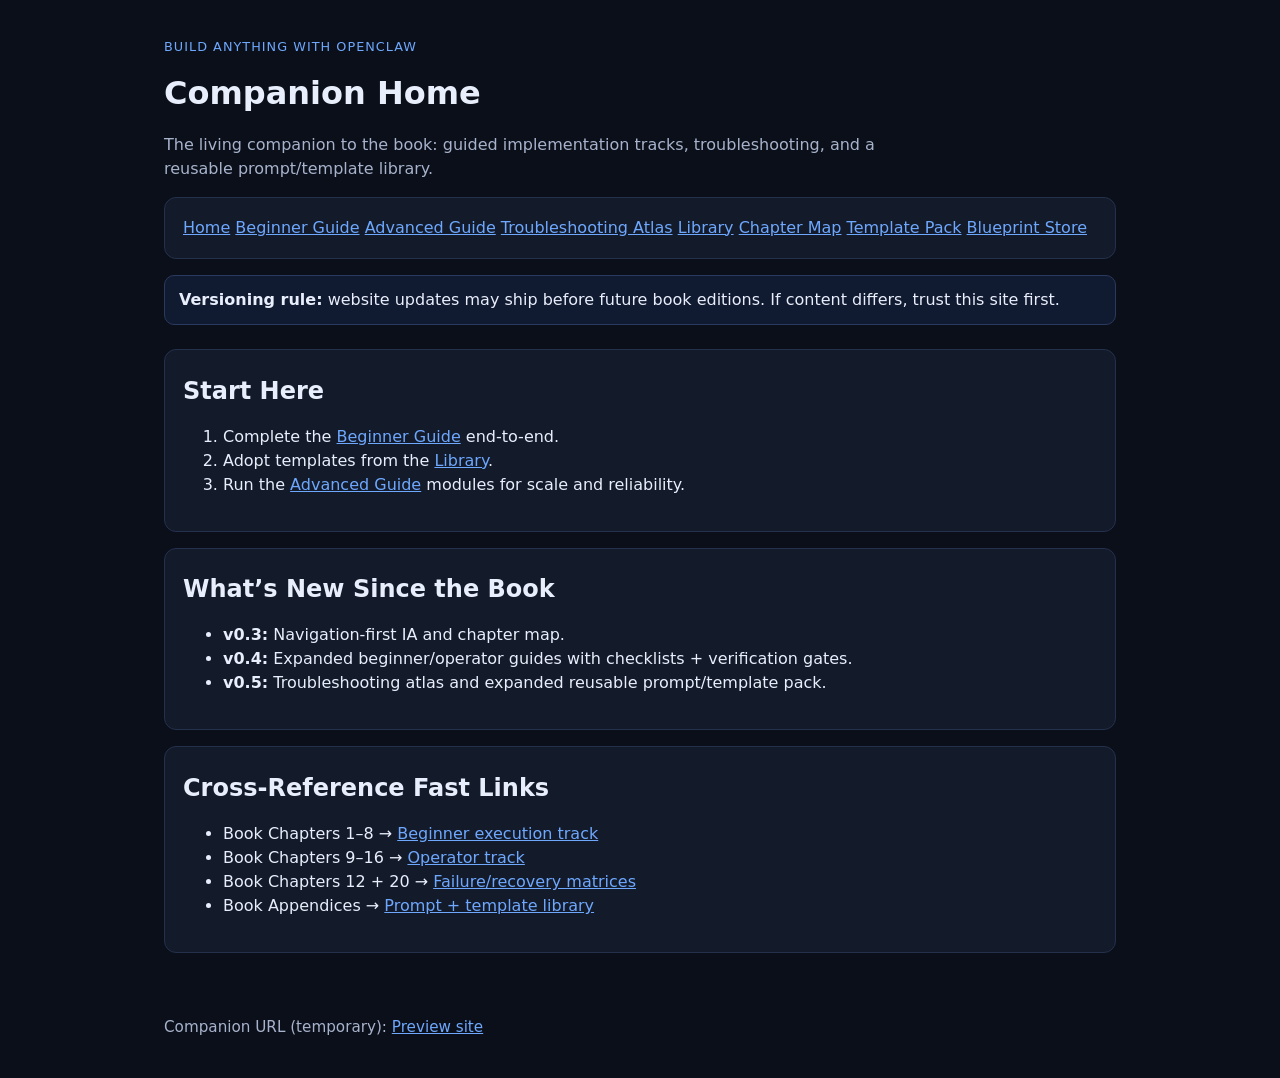
<file: index.html>
<!doctype html>
<html lang="en">
<head>
  <meta charset="UTF-8" />
  <meta name="viewport" content="width=device-width, initial-scale=1.0" />
  <title>OpenClaw Companion — Home</title>
  <link rel="stylesheet" href="styles.css" />
</head>
<body>
  <header class="wrap">
    <p class="eyebrow">Build Anything with OpenClaw</p>
    <h1>Companion Home</h1>
    <p class="lead">The living companion to the book: guided implementation tracks, troubleshooting, and a reusable prompt/template library.</p>

    <nav class="card topnav" aria-label="Main navigation">
      <a href="index.html">Home</a>
      <a href="guides/beginner-guide.html">Beginner Guide</a>
      <a href="guides/advanced-guide.html">Advanced Guide</a>
      <a href="guides/troubleshooting-atlas.html">Troubleshooting Atlas</a>
      <a href="library.html">Library</a>
      <a href="chapters.html">Chapter Map</a>
      <a href="templates-pack.md">Template Pack</a>
      <a href="store.html">Blueprint Store</a>
    </nav>

    <div class="notice">
      <strong>Versioning rule:</strong> website updates may ship before future book editions. If content differs, trust this site first.
    </div>
  </header>

  <main class="wrap grid">
    <section class="card">
      <h2>Start Here</h2>
      <ol>
        <li>Complete the <a href="guides/beginner-guide.html">Beginner Guide</a> end-to-end.</li>
        <li>Adopt templates from the <a href="library.html">Library</a>.</li>
        <li>Run the <a href="guides/advanced-guide.html">Advanced Guide</a> modules for scale and reliability.</li>
      </ol>
    </section>

    <section class="card">
      <h2>What’s New Since the Book</h2>
      <ul>
        <li><strong>v0.3:</strong> Navigation-first IA and chapter map.</li>
        <li><strong>v0.4:</strong> Expanded beginner/operator guides with checklists + verification gates.</li>
        <li><strong>v0.5:</strong> Troubleshooting atlas and expanded reusable prompt/template pack.</li>
      </ul>
    </section>

    <section class="card">
      <h2>Cross-Reference Fast Links</h2>
      <ul>
        <li>Book Chapters 1–8 → <a href="guides/beginner-guide.html">Beginner execution track</a></li>
        <li>Book Chapters 9–16 → <a href="guides/advanced-guide.html">Operator track</a></li>
        <li>Book Chapters 12 + 20 → <a href="guides/troubleshooting-atlas.html">Failure/recovery matrices</a></li>
        <li>Book Appendices → <a href="library.html">Prompt + template library</a></li>
      </ul>
    </section>
  </main>

  <footer class="wrap footer">
    <p>Companion URL (temporary): <a href="https://lifexpadmin.github.io/openclaw-book-preview/">Preview site</a></p>
  </footer>
</body>
</html>
</file>
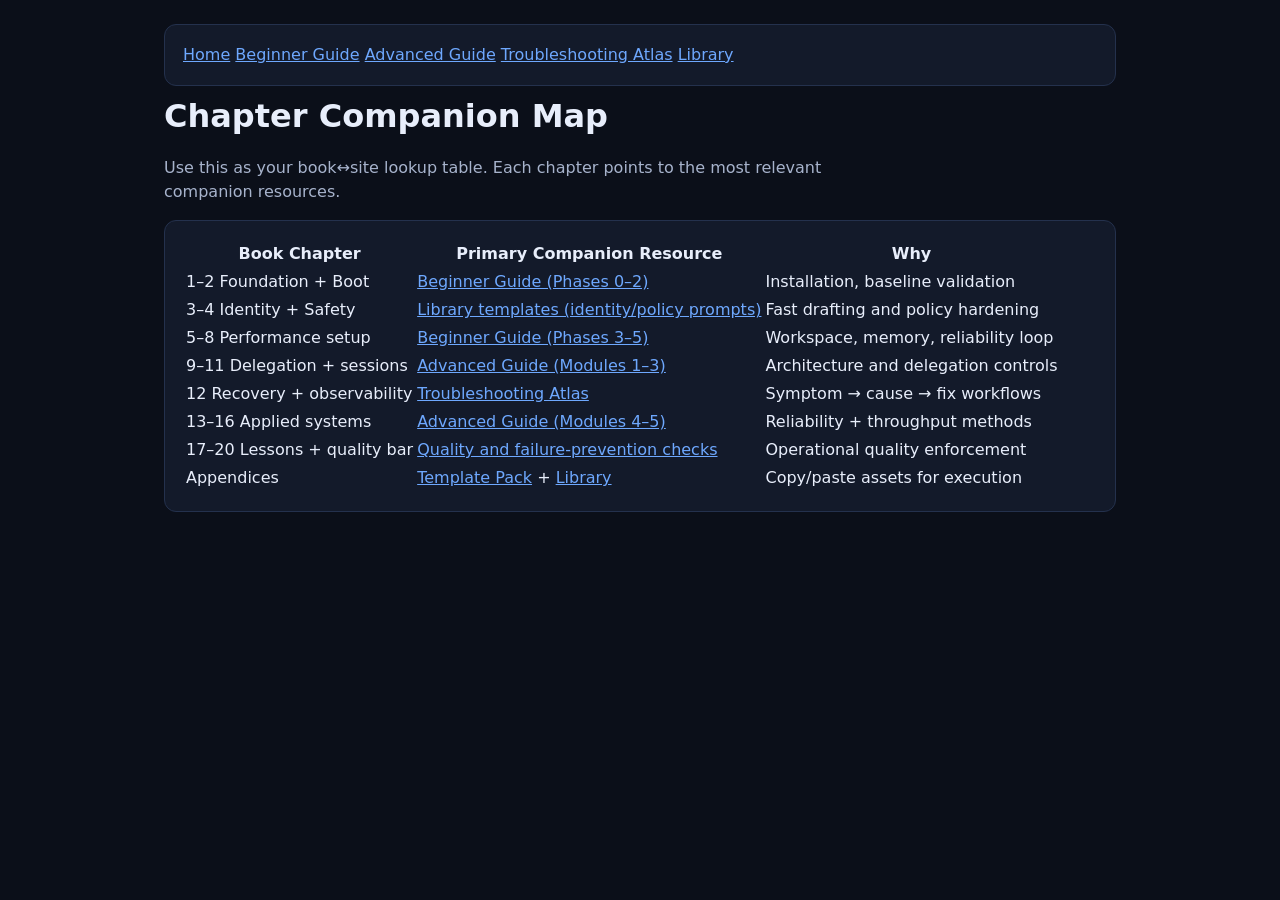
<file: chapters.html>
<!doctype html>
<html lang="en">
<head>
  <meta charset="UTF-8" />
  <meta name="viewport" content="width=device-width, initial-scale=1.0" />
  <title>Chapter Companion Map</title>
  <link rel="stylesheet" href="styles.css" />
</head>
<body>
  <main class="wrap">
    <nav class="card topnav" aria-label="Main navigation">
      <a href="index.html">Home</a>
      <a href="guides/beginner-guide.html">Beginner Guide</a>
      <a href="guides/advanced-guide.html">Advanced Guide</a>
      <a href="guides/troubleshooting-atlas.html">Troubleshooting Atlas</a>
      <a href="library.html">Library</a>
    </nav>

    <h1>Chapter Companion Map</h1>
    <p class="lead">Use this as your book↔site lookup table. Each chapter points to the most relevant companion resources.</p>

    <section class="card">
      <table class="map-table">
        <thead>
          <tr><th>Book Chapter</th><th>Primary Companion Resource</th><th>Why</th></tr>
        </thead>
        <tbody>
          <tr><td>1–2 Foundation + Boot</td><td><a href="guides/beginner-guide.html">Beginner Guide (Phases 0–2)</a></td><td>Installation, baseline validation</td></tr>
          <tr><td>3–4 Identity + Safety</td><td><a href="library.html">Library templates (identity/policy prompts)</a></td><td>Fast drafting and policy hardening</td></tr>
          <tr><td>5–8 Performance setup</td><td><a href="guides/beginner-guide.html">Beginner Guide (Phases 3–5)</a></td><td>Workspace, memory, reliability loop</td></tr>
          <tr><td>9–11 Delegation + sessions</td><td><a href="guides/advanced-guide.html">Advanced Guide (Modules 1–3)</a></td><td>Architecture and delegation controls</td></tr>
          <tr><td>12 Recovery + observability</td><td><a href="guides/troubleshooting-atlas.html">Troubleshooting Atlas</a></td><td>Symptom → cause → fix workflows</td></tr>
          <tr><td>13–16 Applied systems</td><td><a href="guides/advanced-guide.html">Advanced Guide (Modules 4–5)</a></td><td>Reliability + throughput methods</td></tr>
          <tr><td>17–20 Lessons + quality bar</td><td><a href="guides/troubleshooting-atlas.html">Quality and failure-prevention checks</a></td><td>Operational quality enforcement</td></tr>
          <tr><td>Appendices</td><td><a href="templates-pack.md">Template Pack</a> + <a href="library.html">Library</a></td><td>Copy/paste assets for execution</td></tr>
        </tbody>
      </table>
    </section>
  </main>
</body>
</html>
</file>
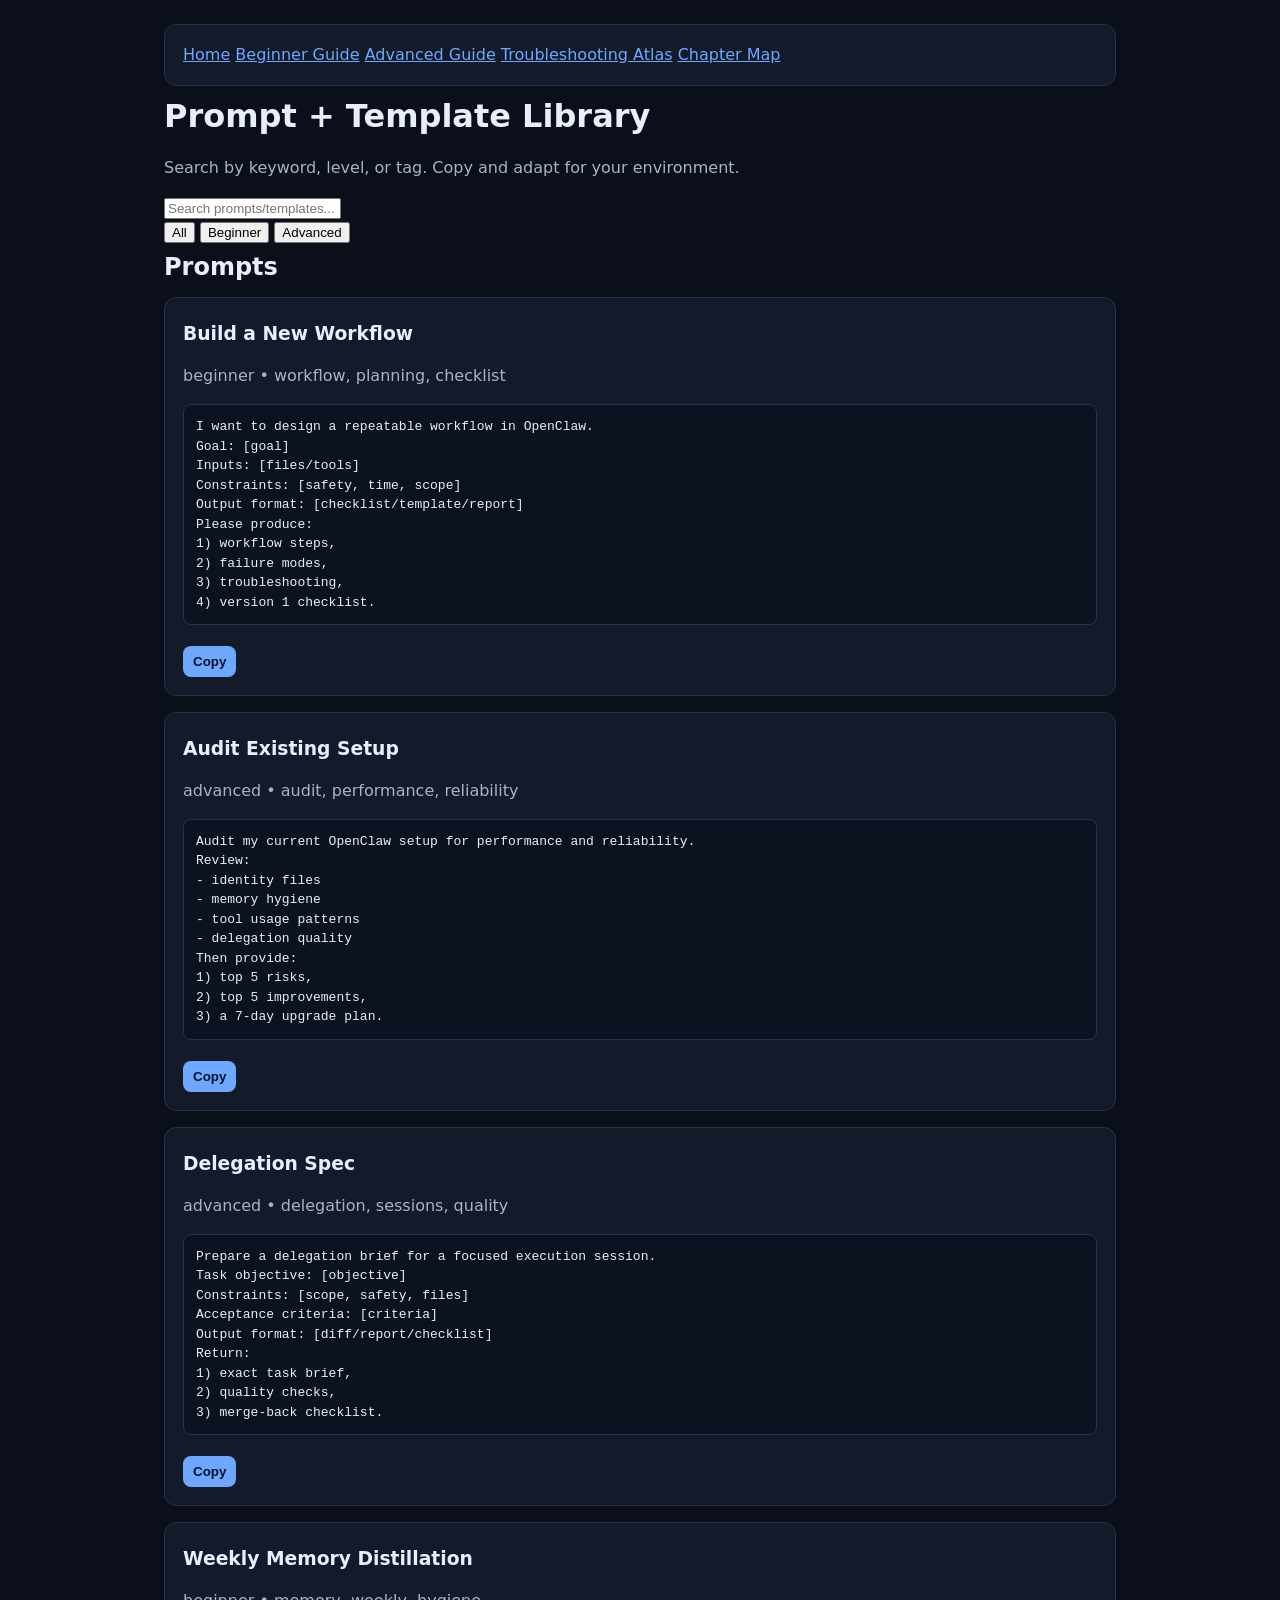
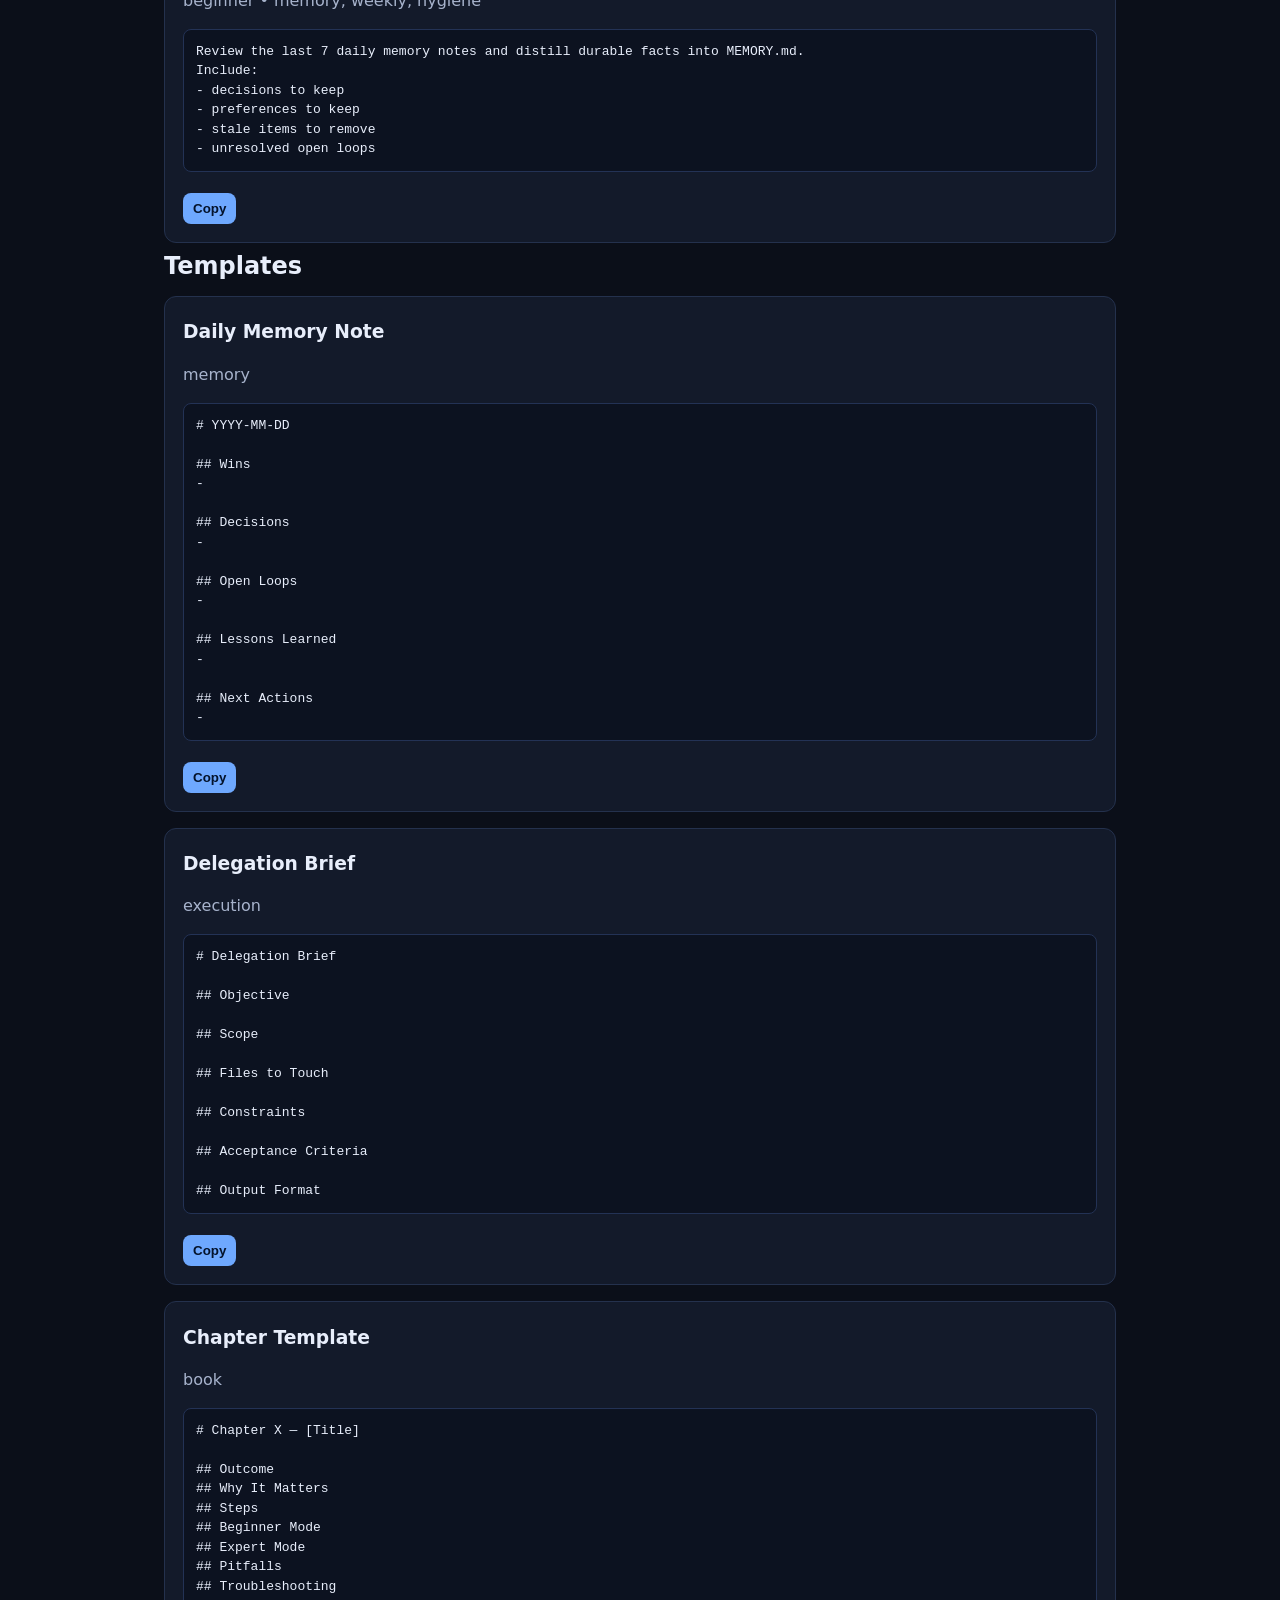
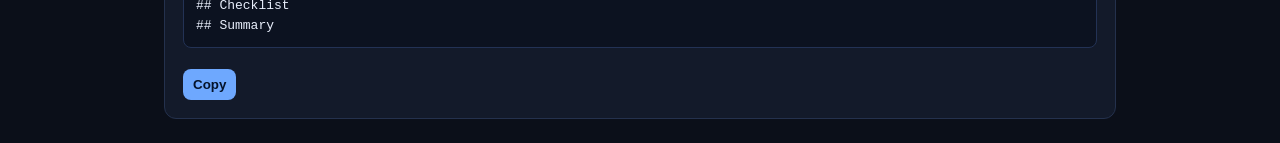
<file: library.html>
<!doctype html>
<html lang="en">
<head>
  <meta charset="UTF-8" />
  <meta name="viewport" content="width=device-width, initial-scale=1.0" />
  <title>Prompt + Template Library</title>
  <link rel="stylesheet" href="styles.css" />
</head>
<body>
  <main class="wrap">
    <nav class="card topnav" aria-label="Main navigation">
      <a href="index.html">Home</a>
      <a href="guides/beginner-guide.html">Beginner Guide</a>
      <a href="guides/advanced-guide.html">Advanced Guide</a>
      <a href="guides/troubleshooting-atlas.html">Troubleshooting Atlas</a>
      <a href="chapters.html">Chapter Map</a>
    </nav>

    <h1>Prompt + Template Library</h1>
    <p class="lead">Search by keyword, level, or tag. Copy and adapt for your environment.</p>

    <input id="q" placeholder="Search prompts/templates..." class="search" />
    <div class="filters">
      <button class="filter" data-level="all">All</button>
      <button class="filter" data-level="beginner">Beginner</button>
      <button class="filter" data-level="advanced">Advanced</button>
    </div>

    <h2>Prompts</h2>
    <div id="prompt-list" class="grid"></div>

    <h2>Templates</h2>
    <div id="template-list" class="grid"></div>
  </main>
  <script src="library.js"></script>
</body>
</html>
</file>
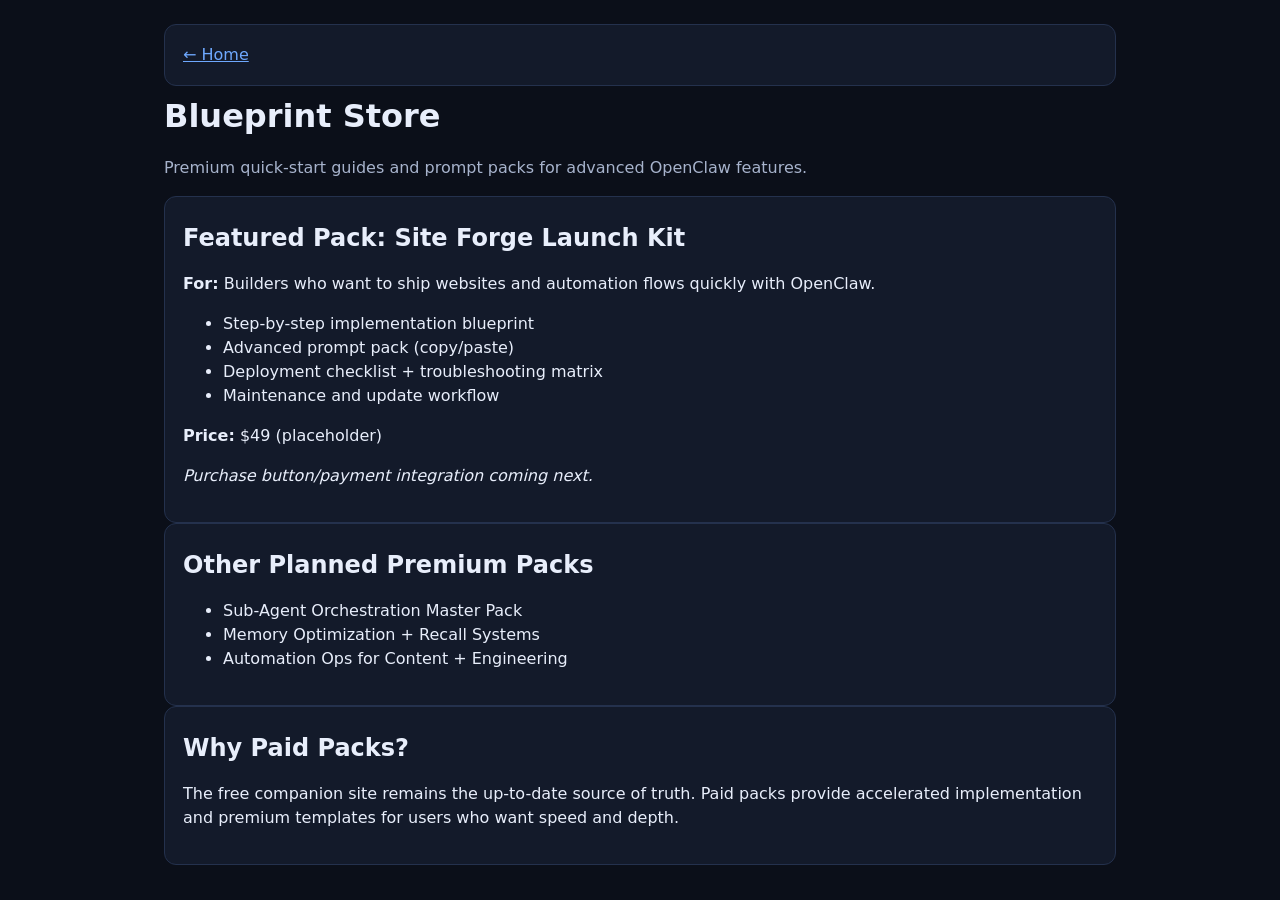
<file: store.html>
<!doctype html>
<html lang="en">
<head>
  <meta charset="UTF-8" />
  <meta name="viewport" content="width=device-width, initial-scale=1.0" />
  <title>Blueprint Store — OpenClaw Companion</title>
  <link rel="stylesheet" href="styles.css" />
</head>
<body>
  <main class="wrap">
    <nav class="card"><a href="index.html">← Home</a></nav>
    <h1>Blueprint Store</h1>
    <p class="lead">Premium quick-start guides and prompt packs for advanced OpenClaw features.</p>

    <section class="card">
      <h2>Featured Pack: Site Forge Launch Kit</h2>
      <p><strong>For:</strong> Builders who want to ship websites and automation flows quickly with OpenClaw.</p>
      <ul>
        <li>Step-by-step implementation blueprint</li>
        <li>Advanced prompt pack (copy/paste)</li>
        <li>Deployment checklist + troubleshooting matrix</li>
        <li>Maintenance and update workflow</li>
      </ul>
      <p><strong>Price:</strong> $49 (placeholder)</p>
      <p><em>Purchase button/payment integration coming next.</em></p>
    </section>

    <section class="card">
      <h2>Other Planned Premium Packs</h2>
      <ul>
        <li>Sub-Agent Orchestration Master Pack</li>
        <li>Memory Optimization + Recall Systems</li>
        <li>Automation Ops for Content + Engineering</li>
      </ul>
    </section>

    <section class="card">
      <h2>Why Paid Packs?</h2>
      <p>The free companion site remains the up-to-date source of truth. Paid packs provide accelerated implementation and premium templates for users who want speed and depth.</p>
    </section>
  </main>
</body>
</html>
</file>
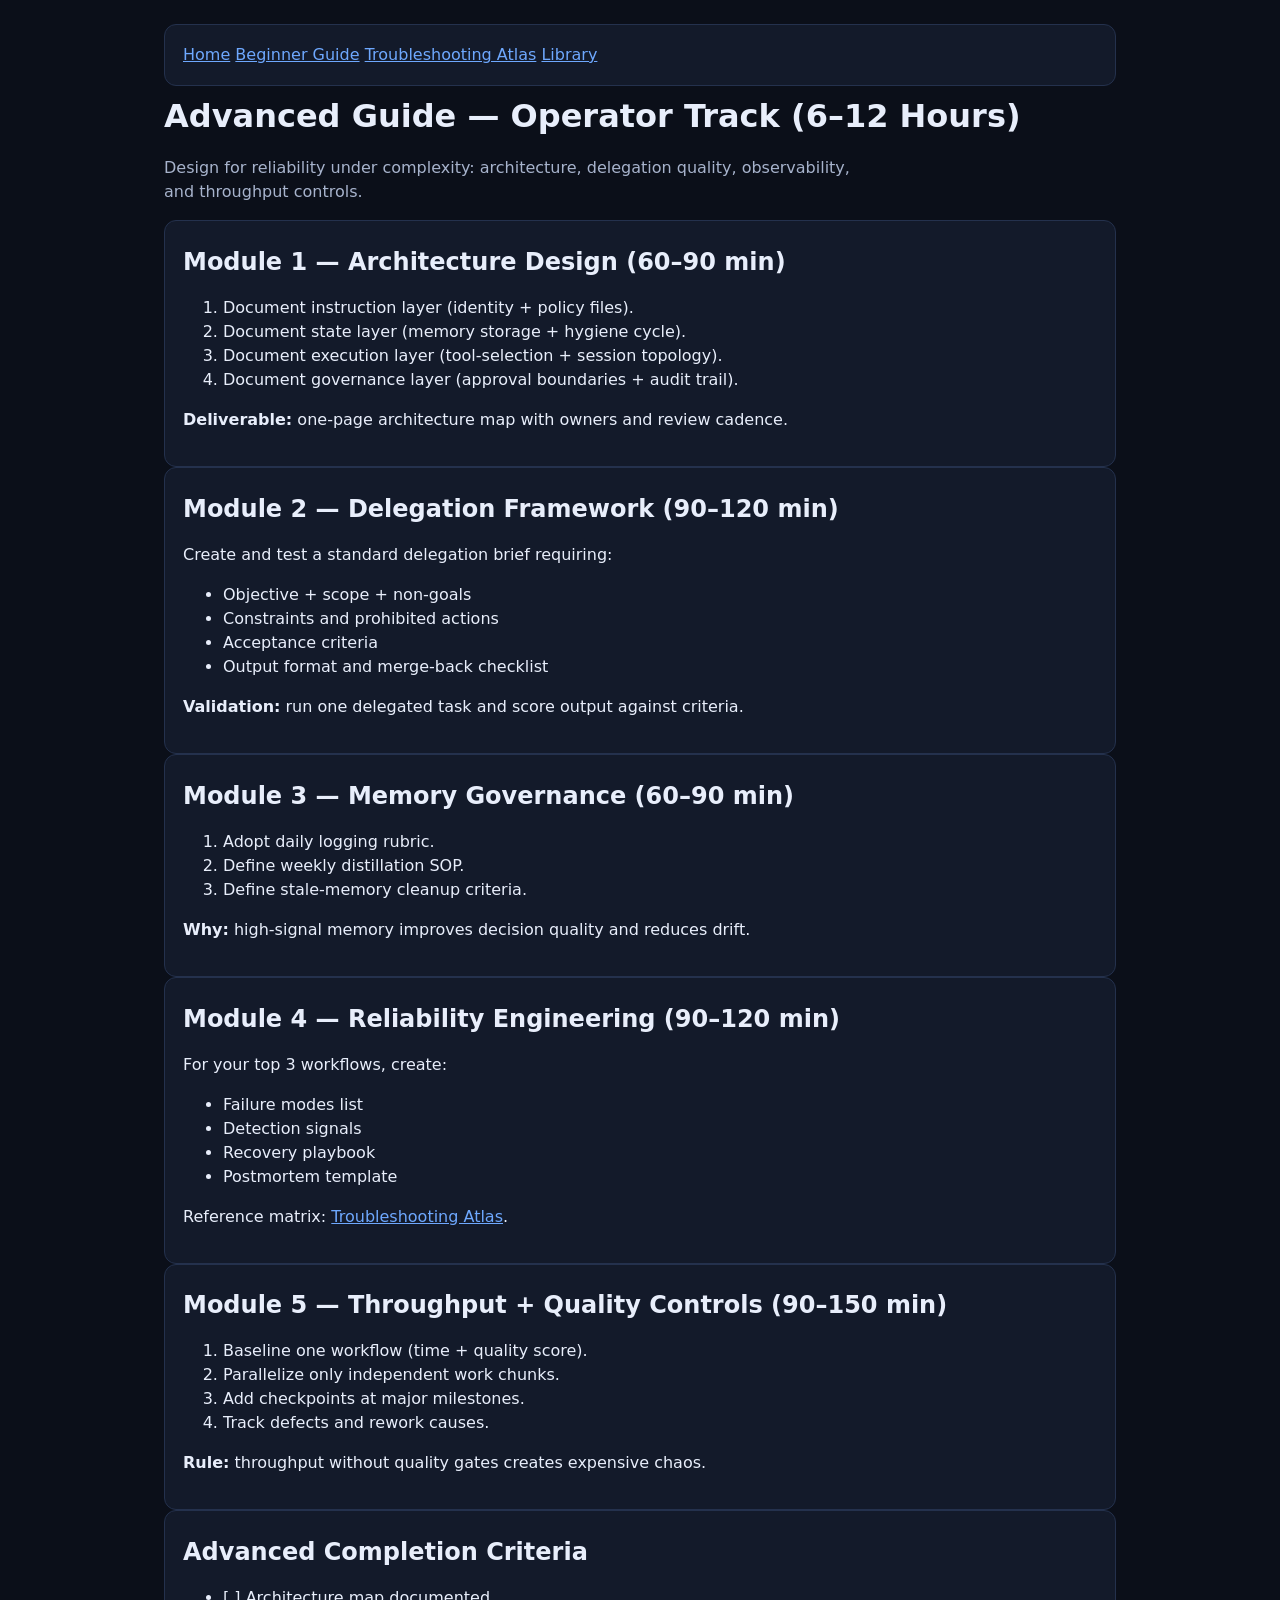
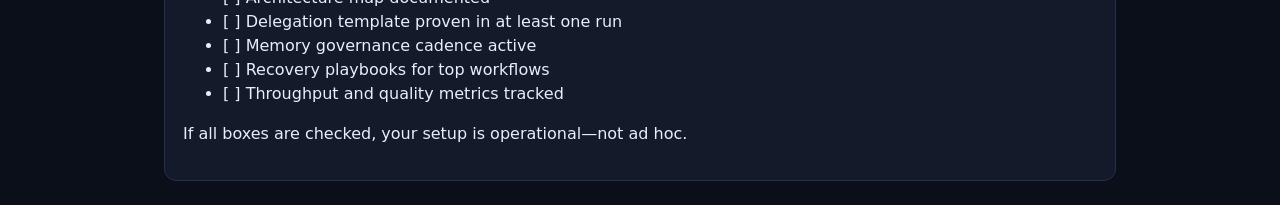
<file: guides/advanced-guide.html>
<!doctype html>
<html lang="en">
<head>
  <meta charset="UTF-8" />
  <meta name="viewport" content="width=device-width, initial-scale=1.0" />
  <title>Advanced Guide — OpenClaw Companion</title>
  <link rel="stylesheet" href="../styles.css" />
</head>
<body>
  <main class="wrap">
    <nav class="card topnav" aria-label="Guide navigation">
      <a href="../index.html">Home</a>
      <a href="beginner-guide.html">Beginner Guide</a>
      <a href="troubleshooting-atlas.html">Troubleshooting Atlas</a>
      <a href="../library.html">Library</a>
    </nav>

    <h1>Advanced Guide — Operator Track (6–12 Hours)</h1>
    <p class="lead">Design for reliability under complexity: architecture, delegation quality, observability, and throughput controls.</p>

    <section class="card">
      <h2>Module 1 — Architecture Design (60–90 min)</h2>
      <ol>
        <li>Document instruction layer (identity + policy files).</li>
        <li>Document state layer (memory storage + hygiene cycle).</li>
        <li>Document execution layer (tool-selection + session topology).</li>
        <li>Document governance layer (approval boundaries + audit trail).</li>
      </ol>
      <p><strong>Deliverable:</strong> one-page architecture map with owners and review cadence.</p>
    </section>

    <section class="card">
      <h2>Module 2 — Delegation Framework (90–120 min)</h2>
      <p>Create and test a standard delegation brief requiring:</p>
      <ul>
        <li>Objective + scope + non-goals</li>
        <li>Constraints and prohibited actions</li>
        <li>Acceptance criteria</li>
        <li>Output format and merge-back checklist</li>
      </ul>
      <p><strong>Validation:</strong> run one delegated task and score output against criteria.</p>
    </section>

    <section class="card">
      <h2>Module 3 — Memory Governance (60–90 min)</h2>
      <ol>
        <li>Adopt daily logging rubric.</li>
        <li>Define weekly distillation SOP.</li>
        <li>Define stale-memory cleanup criteria.</li>
      </ol>
      <p><strong>Why:</strong> high-signal memory improves decision quality and reduces drift.</p>
    </section>

    <section class="card">
      <h2>Module 4 — Reliability Engineering (90–120 min)</h2>
      <p>For your top 3 workflows, create:</p>
      <ul>
        <li>Failure modes list</li>
        <li>Detection signals</li>
        <li>Recovery playbook</li>
        <li>Postmortem template</li>
      </ul>
      <p>Reference matrix: <a href="troubleshooting-atlas.html">Troubleshooting Atlas</a>.</p>
    </section>

    <section class="card">
      <h2>Module 5 — Throughput + Quality Controls (90–150 min)</h2>
      <ol>
        <li>Baseline one workflow (time + quality score).</li>
        <li>Parallelize only independent work chunks.</li>
        <li>Add checkpoints at major milestones.</li>
        <li>Track defects and rework causes.</li>
      </ol>
      <p><strong>Rule:</strong> throughput without quality gates creates expensive chaos.</p>
    </section>

    <section class="card">
      <h2>Advanced Completion Criteria</h2>
      <ul>
        <li>[ ] Architecture map documented</li>
        <li>[ ] Delegation template proven in at least one run</li>
        <li>[ ] Memory governance cadence active</li>
        <li>[ ] Recovery playbooks for top workflows</li>
        <li>[ ] Throughput and quality metrics tracked</li>
      </ul>
      <p>If all boxes are checked, your setup is operational—not ad hoc.</p>
    </section>
  </main>
</body>
</html>
</file>
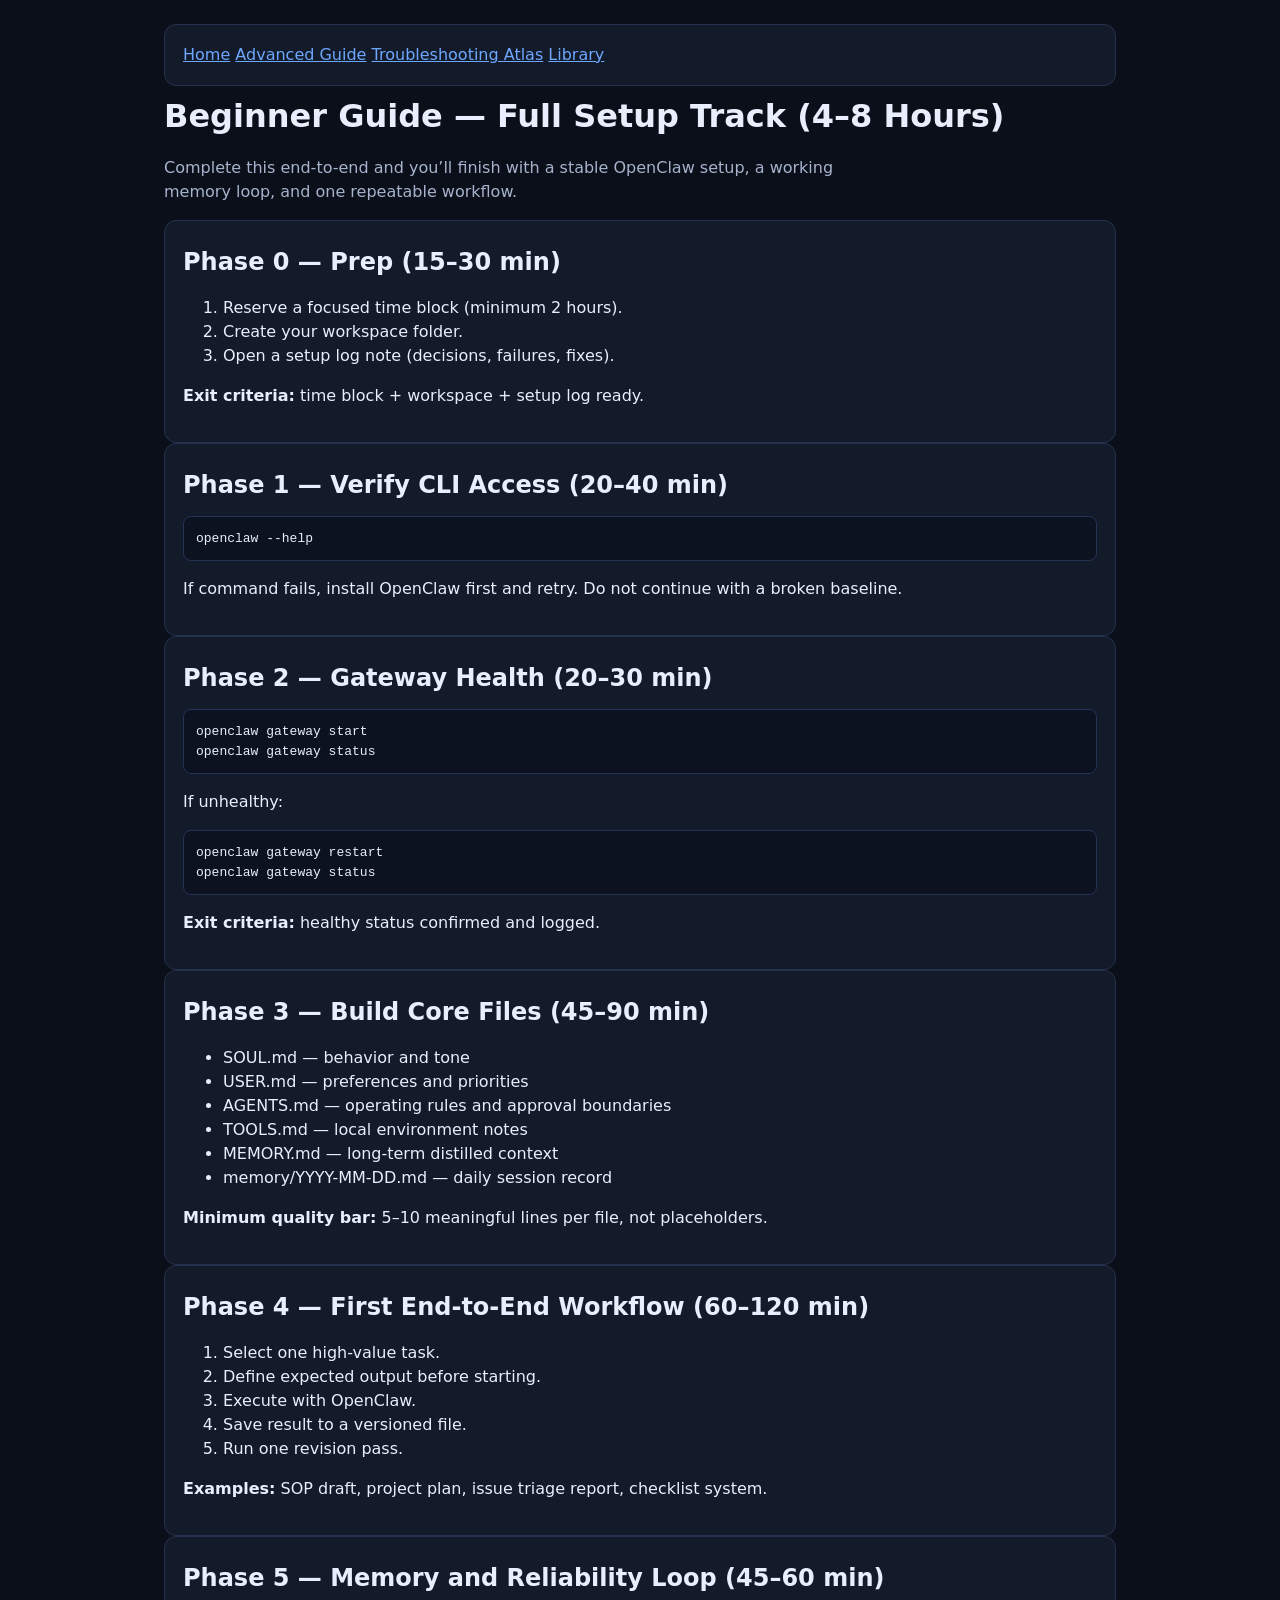
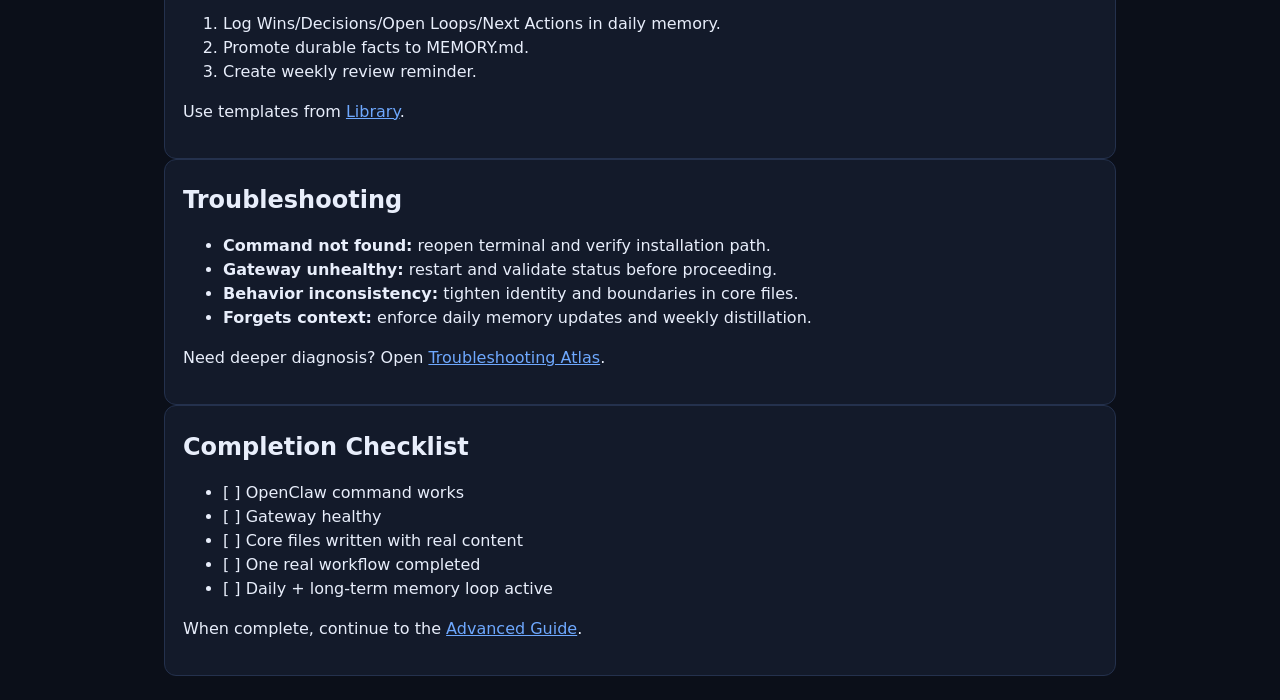
<file: guides/beginner-guide.html>
<!doctype html>
<html lang="en">
<head>
  <meta charset="UTF-8" />
  <meta name="viewport" content="width=device-width, initial-scale=1.0" />
  <title>Beginner Guide — OpenClaw Companion</title>
  <link rel="stylesheet" href="../styles.css" />
</head>
<body>
  <main class="wrap">
    <nav class="card topnav" aria-label="Guide navigation">
      <a href="../index.html">Home</a>
      <a href="advanced-guide.html">Advanced Guide</a>
      <a href="troubleshooting-atlas.html">Troubleshooting Atlas</a>
      <a href="../library.html">Library</a>
    </nav>

    <h1>Beginner Guide — Full Setup Track (4–8 Hours)</h1>
    <p class="lead">Complete this end-to-end and you’ll finish with a stable OpenClaw setup, a working memory loop, and one repeatable workflow.</p>

    <section class="card">
      <h2>Phase 0 — Prep (15–30 min)</h2>
      <ol>
        <li>Reserve a focused time block (minimum 2 hours).</li>
        <li>Create your workspace folder.</li>
        <li>Open a setup log note (decisions, failures, fixes).</li>
      </ol>
      <p><strong>Exit criteria:</strong> time block + workspace + setup log ready.</p>
    </section>

    <section class="card">
      <h2>Phase 1 — Verify CLI Access (20–40 min)</h2>
      <pre><code>openclaw --help</code></pre>
      <p>If command fails, install OpenClaw first and retry. Do not continue with a broken baseline.</p>
    </section>

    <section class="card">
      <h2>Phase 2 — Gateway Health (20–30 min)</h2>
      <pre><code>openclaw gateway start
openclaw gateway status</code></pre>
      <p>If unhealthy:</p>
      <pre><code>openclaw gateway restart
openclaw gateway status</code></pre>
      <p><strong>Exit criteria:</strong> healthy status confirmed and logged.</p>
    </section>

    <section class="card">
      <h2>Phase 3 — Build Core Files (45–90 min)</h2>
      <ul>
        <li>SOUL.md — behavior and tone</li>
        <li>USER.md — preferences and priorities</li>
        <li>AGENTS.md — operating rules and approval boundaries</li>
        <li>TOOLS.md — local environment notes</li>
        <li>MEMORY.md — long-term distilled context</li>
        <li>memory/YYYY-MM-DD.md — daily session record</li>
      </ul>
      <p><strong>Minimum quality bar:</strong> 5–10 meaningful lines per file, not placeholders.</p>
    </section>

    <section class="card">
      <h2>Phase 4 — First End-to-End Workflow (60–120 min)</h2>
      <ol>
        <li>Select one high-value task.</li>
        <li>Define expected output before starting.</li>
        <li>Execute with OpenClaw.</li>
        <li>Save result to a versioned file.</li>
        <li>Run one revision pass.</li>
      </ol>
      <p><strong>Examples:</strong> SOP draft, project plan, issue triage report, checklist system.</p>
    </section>

    <section class="card">
      <h2>Phase 5 — Memory and Reliability Loop (45–60 min)</h2>
      <ol>
        <li>Log Wins/Decisions/Open Loops/Next Actions in daily memory.</li>
        <li>Promote durable facts to MEMORY.md.</li>
        <li>Create weekly review reminder.</li>
      </ol>
      <p>Use templates from <a href="../library.html">Library</a>.</p>
    </section>

    <section class="card">
      <h2>Troubleshooting</h2>
      <ul>
        <li><strong>Command not found:</strong> reopen terminal and verify installation path.</li>
        <li><strong>Gateway unhealthy:</strong> restart and validate status before proceeding.</li>
        <li><strong>Behavior inconsistency:</strong> tighten identity and boundaries in core files.</li>
        <li><strong>Forgets context:</strong> enforce daily memory updates and weekly distillation.</li>
      </ul>
      <p>Need deeper diagnosis? Open <a href="troubleshooting-atlas.html">Troubleshooting Atlas</a>.</p>
    </section>

    <section class="card">
      <h2>Completion Checklist</h2>
      <ul>
        <li>[ ] OpenClaw command works</li>
        <li>[ ] Gateway healthy</li>
        <li>[ ] Core files written with real content</li>
        <li>[ ] One real workflow completed</li>
        <li>[ ] Daily + long-term memory loop active</li>
      </ul>
      <p>When complete, continue to the <a href="advanced-guide.html">Advanced Guide</a>.</p>
    </section>
  </main>
</body>
</html>
</file>
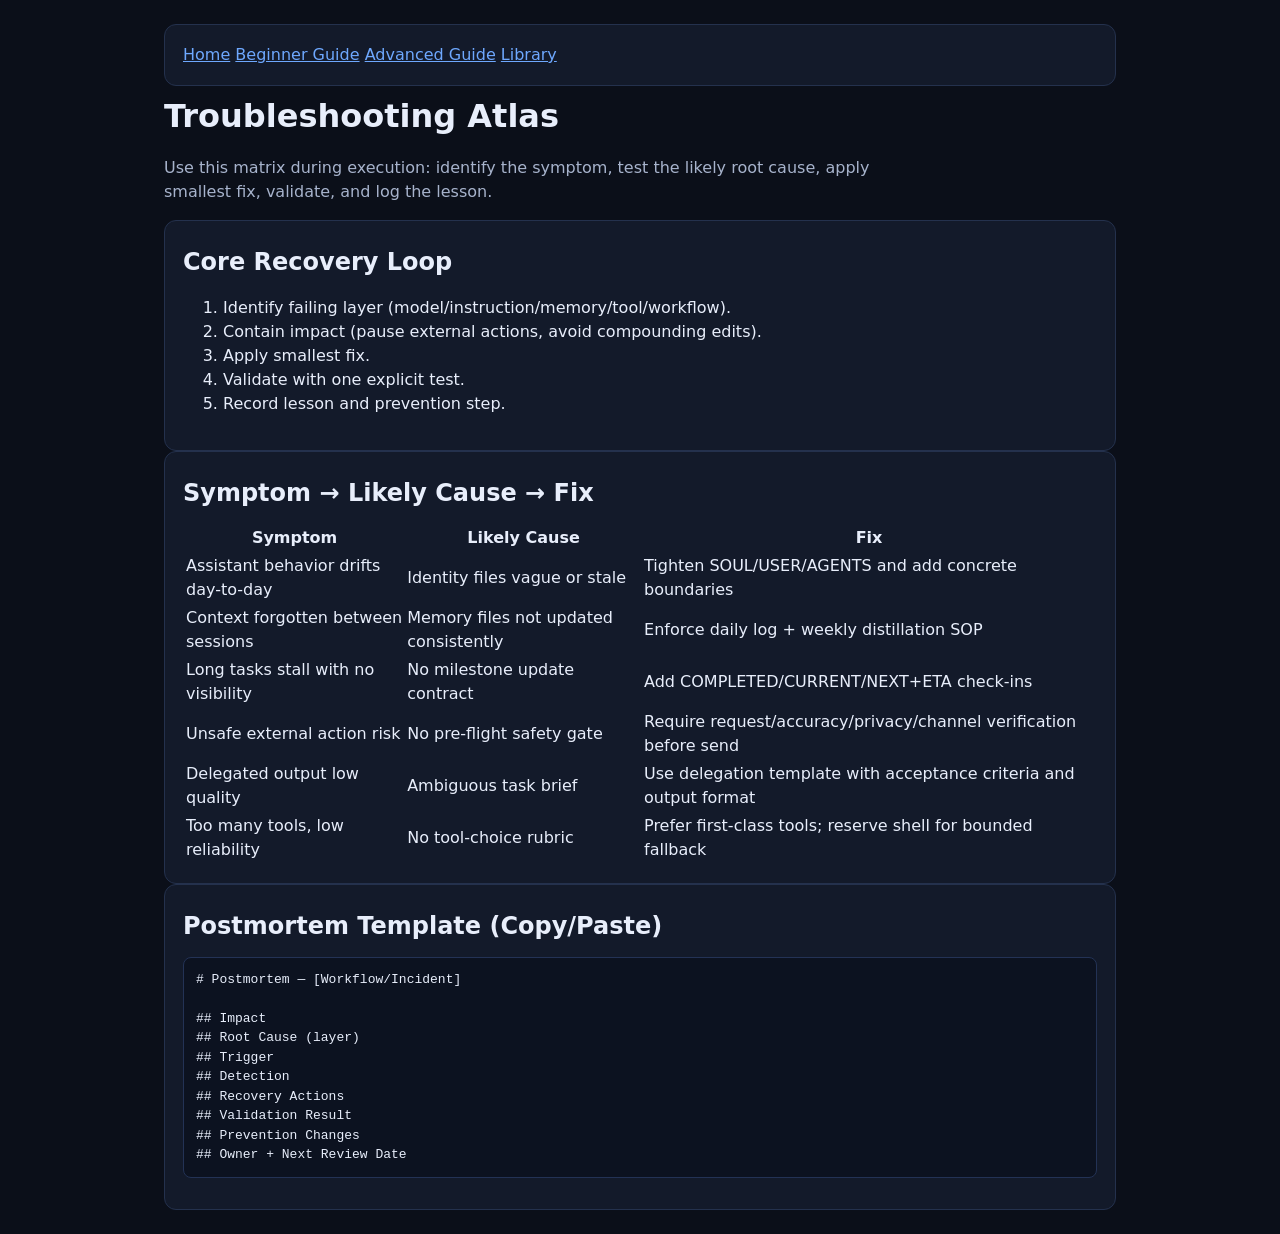
<file: guides/troubleshooting-atlas.html>
<!doctype html>
<html lang="en">
<head>
  <meta charset="UTF-8" />
  <meta name="viewport" content="width=device-width, initial-scale=1.0" />
  <title>Troubleshooting Atlas — OpenClaw Companion</title>
  <link rel="stylesheet" href="../styles.css" />
</head>
<body>
  <main class="wrap">
    <nav class="card topnav" aria-label="Guide navigation">
      <a href="../index.html">Home</a>
      <a href="beginner-guide.html">Beginner Guide</a>
      <a href="advanced-guide.html">Advanced Guide</a>
      <a href="../library.html">Library</a>
    </nav>

    <h1>Troubleshooting Atlas</h1>
    <p class="lead">Use this matrix during execution: identify the symptom, test the likely root cause, apply smallest fix, validate, and log the lesson.</p>

    <section class="card">
      <h2>Core Recovery Loop</h2>
      <ol>
        <li>Identify failing layer (model/instruction/memory/tool/workflow).</li>
        <li>Contain impact (pause external actions, avoid compounding edits).</li>
        <li>Apply smallest fix.</li>
        <li>Validate with one explicit test.</li>
        <li>Record lesson and prevention step.</li>
      </ol>
    </section>

    <section class="card">
      <h2>Symptom → Likely Cause → Fix</h2>
      <table class="map-table">
        <thead><tr><th>Symptom</th><th>Likely Cause</th><th>Fix</th></tr></thead>
        <tbody>
          <tr><td>Assistant behavior drifts day-to-day</td><td>Identity files vague or stale</td><td>Tighten SOUL/USER/AGENTS and add concrete boundaries</td></tr>
          <tr><td>Context forgotten between sessions</td><td>Memory files not updated consistently</td><td>Enforce daily log + weekly distillation SOP</td></tr>
          <tr><td>Long tasks stall with no visibility</td><td>No milestone update contract</td><td>Add COMPLETED/CURRENT/NEXT+ETA check-ins</td></tr>
          <tr><td>Unsafe external action risk</td><td>No pre-flight safety gate</td><td>Require request/accuracy/privacy/channel verification before send</td></tr>
          <tr><td>Delegated output low quality</td><td>Ambiguous task brief</td><td>Use delegation template with acceptance criteria and output format</td></tr>
          <tr><td>Too many tools, low reliability</td><td>No tool-choice rubric</td><td>Prefer first-class tools; reserve shell for bounded fallback</td></tr>
        </tbody>
      </table>
    </section>

    <section class="card">
      <h2>Postmortem Template (Copy/Paste)</h2>
      <pre><code># Postmortem — [Workflow/Incident]

## Impact
## Root Cause (layer)
## Trigger
## Detection
## Recovery Actions
## Validation Result
## Prevention Changes
## Owner + Next Review Date</code></pre>
    </section>
  </main>
</body>
</html>
</file>
<file: styles.css>
:root{--bg:#0b0f19;--panel:#131a2a;--text:#e8eefb;--muted:#a7b3cc;--accent:#6ea8fe;--ok:#18c77a}
*{box-sizing:border-box}body{margin:0;font-family:Inter,system-ui,-apple-system,Segoe UI,Roboto,sans-serif;background:var(--bg);color:var(--text);line-height:1.5}
.wrap{max-width:1000px;margin:0 auto;padding:24px}
.eyebrow{color:var(--accent);text-transform:uppercase;letter-spacing:.08em;font-size:.8rem}
.lead{color:var(--muted);max-width:70ch}
.notice{margin-top:16px;padding:12px 14px;border:1px solid #2a3a5f;border-radius:10px;background:#101a30}
.grid{display:grid;grid-template-columns:1fr;gap:16px;padding-top:0}
.card{background:var(--panel);border:1px solid #24314d;border-radius:12px;padding:18px}
h1,h2,h3{margin:.2em 0 .5em}a{color:var(--accent)}
pre{white-space:pre-wrap;background:#0c1220;border:1px solid #233255;padding:12px;border-radius:8px;overflow:auto}
button.copy{margin-top:8px;padding:8px 10px;border:0;border-radius:8px;background:var(--accent);color:#04132b;font-weight:700;cursor:pointer}
button.copy.done{background:var(--ok);color:#032013}
.footer{color:var(--muted);font-size:.95rem}
</file>
